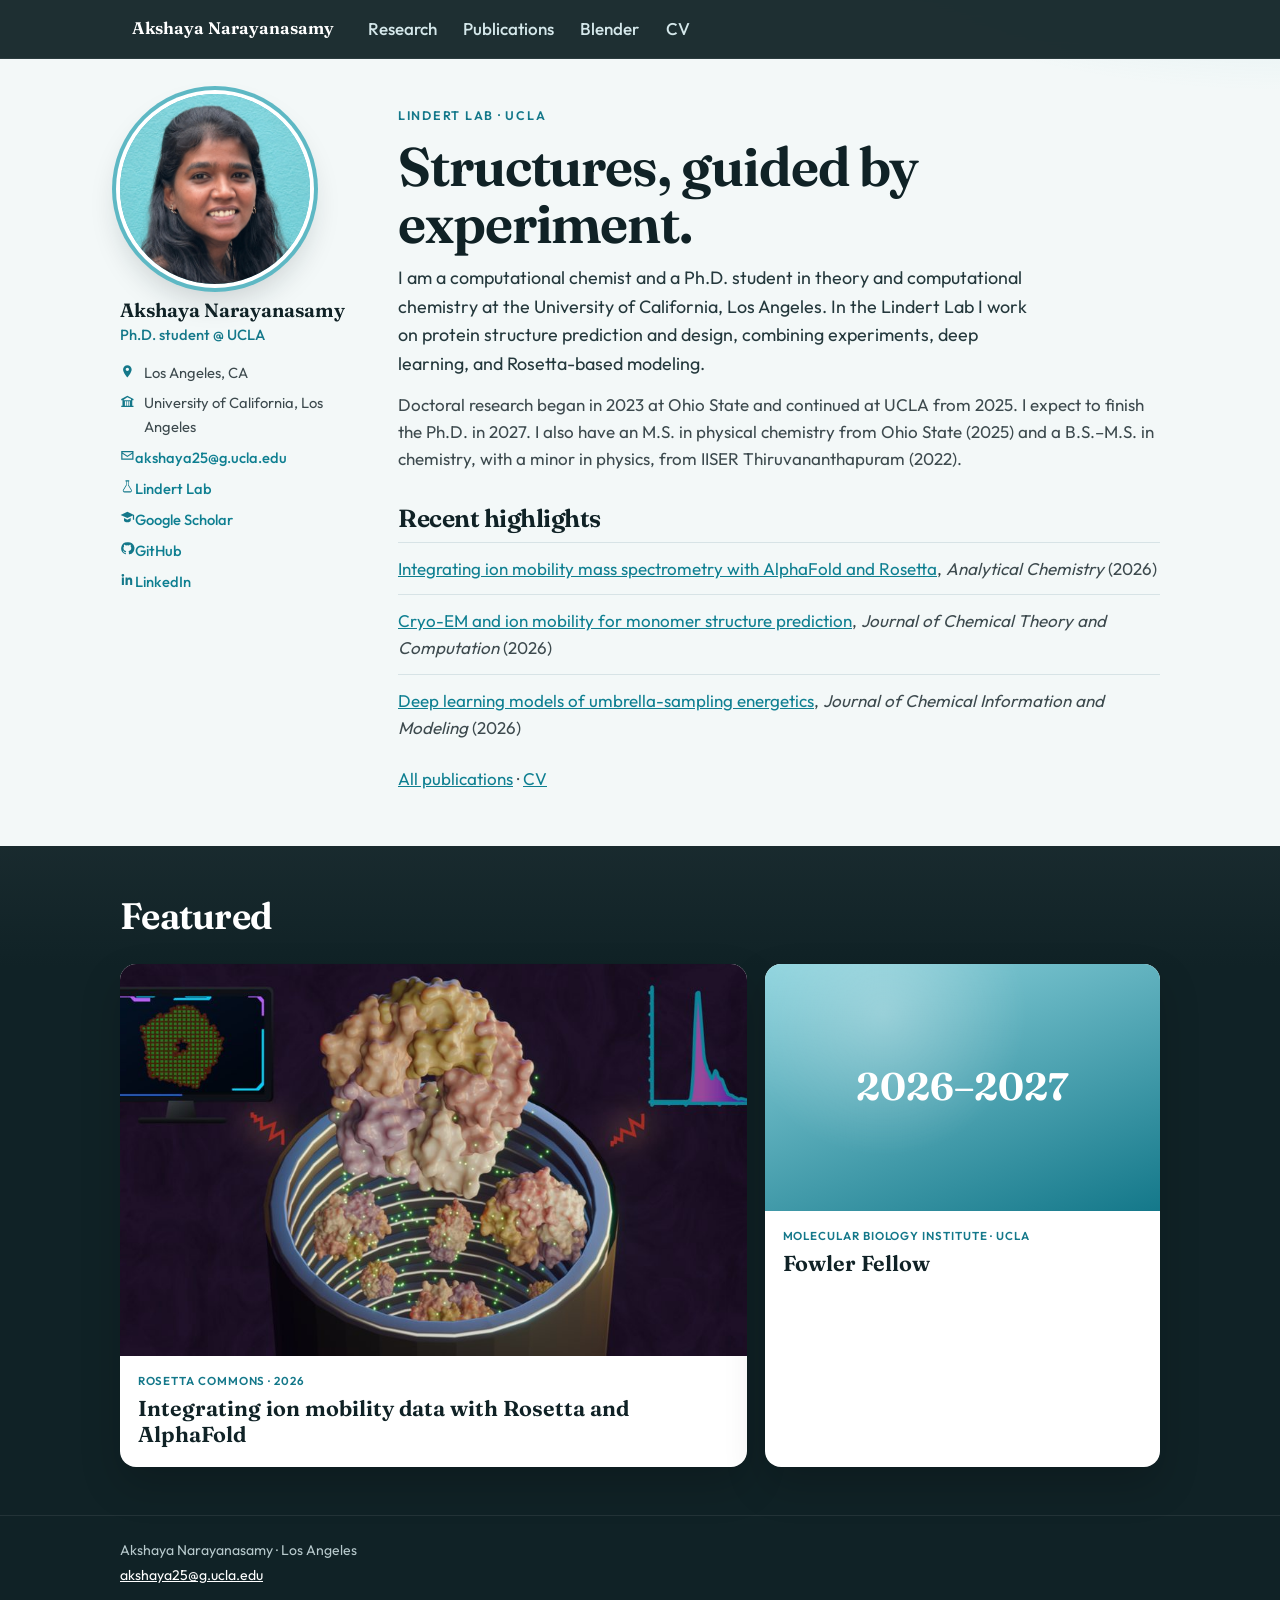
<file: index.html>
<!DOCTYPE html>
<html lang="en">
<head>
  <meta charset="utf-8">
  <meta name="viewport" content="width=device-width, initial-scale=1">
  <title>About - Akshaya Narayanasamy</title>
  <meta name="description" content="Akshaya Narayanasamy is a Ph.D. student at UCLA working on protein structure prediction and design.">
  <link rel="icon" href="data:image/svg+xml,%3Csvg xmlns='http://www.w3.org/2000/svg' viewBox='0 0 32 32'%3E%3Ccircle cx='16' cy='16' r='16' fill='%232f7f93'/%3E%3Ctext x='16' y='21' text-anchor='middle' font-family='Arial' font-size='12' fill='white'%3EAN%3C/text%3E%3C/svg%3E">
  <link rel="stylesheet" href="styles.css?v=4">
</head>
<body>
  <a class="skip" href="#content">Skip to content</a>
  <header class="masthead">
    <div class="masthead-inner">
      <nav aria-label="Site">
        <ul class="nav">
        <li><a href="index.html" class="name">Akshaya Narayanasamy</a></li>
        <li><a href="research.html">Research</a></li>
        <li><a href="publications.html">Publications</a></li>
        <li><a href="figures.html">Blender</a></li>
        <li><a href="cv.html">CV</a></li>
        </ul>
      </nav>
    </div>
  </header>
  <div class="shell">

    <aside class="sidebar">
      <div class="author">
        <img class="avatar-img" src="portrait.png?v=3" alt="" hidden>
        <div class="avatar" aria-hidden="true">AN</div>
        <div class="author-text">
          <h2 class="author-name">Akshaya Narayanasamy</h2>
          <p class="author-bio">Ph.D. student @ UCLA</p>
        </div>
      </div>
      <button class="follow" type="button" aria-expanded="false" aria-controls="author-links">Contact</button>
      <ul class="author-links" id="author-links">
        <li><svg viewBox="0 0 24 24" aria-hidden="true"><path fill="currentColor" d="M12 2a7 7 0 0 0-7 7c0 5.2 7 13 7 13s7-7.8 7-13a7 7 0 0 0-7-7zm0 9.5A2.5 2.5 0 1 1 12 6a2.5 2.5 0 0 1 0 5.5z"/></svg><span>Los Angeles, CA</span></li>
        <li><svg viewBox="0 0 24 24" aria-hidden="true"><path fill="currentColor" d="M12 3 2 8v2h2v9H2v2h20v-2h-2V10h2V8L12 3zm0 2.2 6 3V10H6v-.8l6-4zM8 12h2v7H8v-7zm3 0h2v7h-2v-7zm3 0h2v7h-2v-7z"/></svg><span>University of California, Los Angeles</span></li>
        <li><a href="mailto:akshaya25@g.ucla.edu"><svg viewBox="0 0 24 24" aria-hidden="true"><path fill="currentColor" d="M2 5h20v14H2V5zm2 2v.4l8 5.2 8-5.2V7H4zm16 2.3-8 5.2-8-5.2V17h16V9.3z"/></svg>akshaya25@g.ucla.edu</a></li>
        <li><a href="https://lindertlab.chem.ucla.edu/"><svg viewBox="0 0 24 24" aria-hidden="true"><path fill="currentColor" d="M9 2h6v2h-1v5.2l5.2 8.6A3 3 0 0 1 16.6 22H7.4a3 3 0 0 1-2.6-4.2L10 9.2V4H9V2zm2 2v6.1l-5 8.3a1 1 0 0 0 .9 1.6h10.2a1 1 0 0 0 .9-1.6l-5-8.3V4h-2z"/></svg>Lindert Lab</a></li>
        <li><a href="https://scholar.google.com/scholar?q=%22Akshaya+Narayanasamy%22"><svg viewBox="0 0 24 24" aria-hidden="true"><path fill="currentColor" d="M12 3 1 8l11 5 9-4.1V16h2V8L12 3zM6.5 13.2V17c0 1.5 2.5 3 5.5 3s5.5-1.5 5.5-3v-3.8l-5.5 2.5-5.5-2.5z"/></svg>Google Scholar</a></li>
        <li><a href="https://github.com/akshayansamy"><svg viewBox="0 0 24 24" aria-hidden="true"><path fill="currentColor" d="M12 2a10 10 0 0 0-3.2 19.5c.5.1.7-.2.7-.5v-1.7c-2.8.6-3.4-1.2-3.4-1.2-.4-1.1-1.1-1.4-1.1-1.4-.9-.6.1-.6.1-.6 1 .1 1.5 1 1.5 1 .9 1.5 2.4 1.1 3 .8.1-.6.4-1.1.6-1.3-2.2-.3-4.6-1.1-4.6-5a3.9 3.9 0 0 1 1-2.7 3.6 3.6 0 0 1 .1-2.6s.8-.3 2.8 1a9.6 9.6 0 0 1 5 0c2-1.3 2.8-1 2.8-1a3.6 3.6 0 0 1 .1 2.6 3.9 3.9 0 0 1 1 2.7c0 3.9-2.4 4.7-4.6 5 .4.3.7.9.7 1.9v2.8c0 .3.2.6.7.5A10 10 0 0 0 12 2z"/></svg>GitHub</a></li>
        <li><a href="https://www.linkedin.com/in/akshaya-narayanasamy-2056731b6"><svg viewBox="0 0 24 24" aria-hidden="true"><path fill="currentColor" d="M4.7 3.3A2.2 2.2 0 1 0 4.7 7.7 2.2 2.2 0 0 0 4.7 3.3zM3 9h3.4v12H3V9zm6 0h3.3v1.6h.1c.5-.9 1.6-1.8 3.3-1.8 3.5 0 4.2 2.3 4.2 5.3V21H16.5v-5.6c0-1.3 0-3-1.8-3s-2.1 1.4-2.1 2.9V21H9V9z"/></svg>LinkedIn</a></li>
      </ul>
    </aside>

    <main class="content" id="content">
      <p class="eyebrow">Lindert Lab · UCLA</p>
      <h1>Structures, guided by experiment.</h1>
      <p class="lead">I am a computational chemist and a Ph.D. student in theory and computational chemistry at the University of California, Los Angeles. In the Lindert Lab I work on protein structure prediction and design, combining experiments, deep learning, and Rosetta-based modeling.</p>
      <p>Doctoral research began in 2023 at Ohio State and continued at UCLA from 2025. I expect to finish the Ph.D. in 2027. I also have an M.S. in physical chemistry from Ohio State (2025) and a B.S.–M.S. in chemistry, with a minor in physics, from IISER Thiruvananthapuram (2022).</p>
      <h2>Recent highlights</h2>
      <ul class="related">
        <li><a href="https://doi.org/10.1021/acs.analchem.6c01893">Integrating ion mobility mass spectrometry with AlphaFold and Rosetta</a>, <em>Analytical Chemistry</em> (2026)</li>
        <li><a href="https://doi.org/10.1021/acs.jctc.6c00265">Cryo-EM and ion mobility for monomer structure prediction</a>, <em>Journal of Chemical Theory and Computation</em> (2026)</li>
        <li><a href="https://doi.org/10.1021/acs.jcim.6c01925">Deep learning models of umbrella-sampling energetics</a>, <em>Journal of Chemical Information and Modeling</em> (2026)</li>
      </ul>
      <p><a href="publications.html">All publications</a> · <a href="cv.html">CV</a></p>

    </main>
  </div>

  <section class="front-features" aria-labelledby="featured-heading">
    <div class="front-features-inner">
      <h2 id="featured-heading">Featured</h2>
      <div class="feature-grid">
        <a class="feature" href="https://rosettacommons.org/2026/11/12/integrating-ion-mobility-data-with-rosetta-and-alphafold-resolves-complex-structural-assembly-challenges/">
          <img src="features/rosetta.jpg" alt="Protein complex above an ion-mobility drift tube">
          <span class="feature-body">
            <span class="feature-kicker">Rosetta Commons · 2026</span>
            <strong>Integrating ion mobility data with Rosetta and AlphaFold</strong>
          </span>
        </a>
        <a class="feature" href="https://www.mbi.ucla.edu/fowler-fellows">
          <span class="feature-visual" aria-hidden="true">2026–2027</span>
          <span class="feature-body">
            <span class="feature-kicker">Molecular Biology Institute · UCLA</span>
            <strong>Fowler Fellow</strong>
          </span>
        </a>
      </div>
    </div>
  </section>

  <footer class="site-footer">
    <div class="site-footer-inner">
      <p>Akshaya Narayanasamy · Los Angeles</p>
      <p><a href="mailto:akshaya25@g.ucla.edu">akshaya25@g.ucla.edu</a></p>
    </div>
  </footer>


  <script>
    (function () {
      var photo = document.querySelector(".avatar-img");
      var mark = document.querySelector(".avatar");
      if (photo && mark) {
        function showPhoto() { photo.hidden = false; if (mark.parentNode) mark.remove(); }
        if (photo.complete && photo.naturalWidth > 0) showPhoto();
        else if (photo.complete) photo.remove();
        else {
          photo.addEventListener("load", showPhoto);
          photo.addEventListener("error", function () { photo.remove(); });
        }
      }
      var button = document.querySelector(".follow");
      var links = document.querySelector(".author-links");
      if (button && links) {
        button.addEventListener("click", function () {
          var open = links.classList.toggle("is-open");
          button.setAttribute("aria-expanded", open ? "true" : "false");
        });
      }
      document.querySelectorAll('a[href]').forEach(function (link) {
        var isWeb = link.protocol === "http:" || link.protocol === "https:";
        var isExternal = link.hostname !== window.location.hostname;
        var isPdf = /\.pdf$/i.test(link.pathname);
        if (isWeb && (isExternal || isPdf)) {
          link.target = "_blank";
          link.rel = "noopener noreferrer";
        }
      });
    })();
  </script>


</body>
</html>
</file>
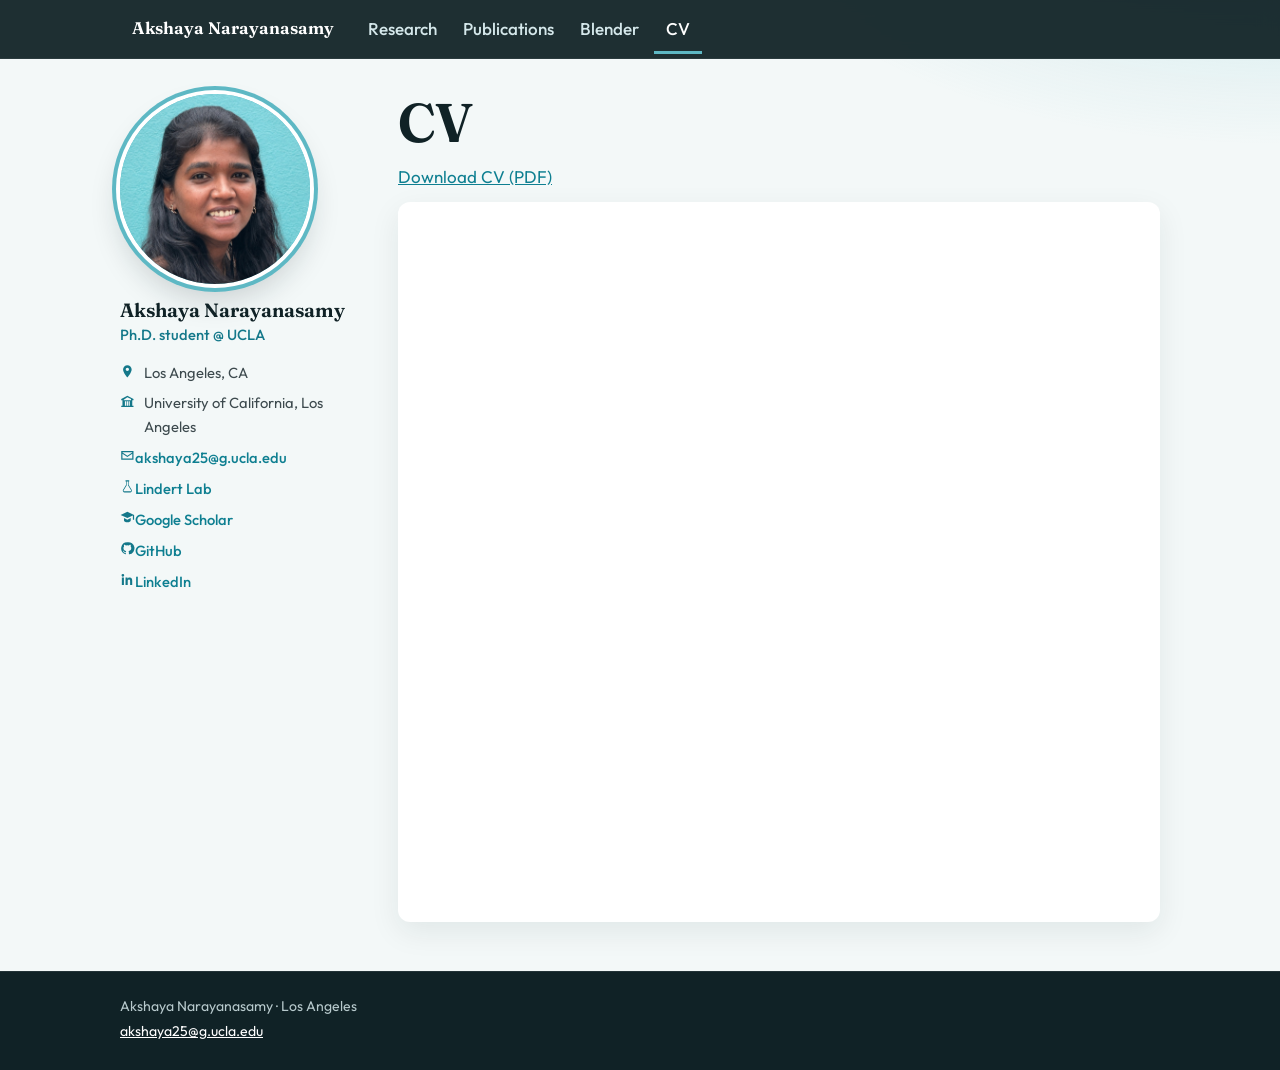
<file: cv.html>
<!DOCTYPE html>
<html lang="en">
<head>
  <meta charset="utf-8">
  <meta name="viewport" content="width=device-width, initial-scale=1">
  <title>CV - Akshaya Narayanasamy</title>
  <meta name="description" content="Curriculum vitae of Akshaya Narayanasamy.">
  <link rel="icon" href="data:image/svg+xml,%3Csvg xmlns='http://www.w3.org/2000/svg' viewBox='0 0 32 32'%3E%3Ccircle cx='16' cy='16' r='16' fill='%232f7f93'/%3E%3Ctext x='16' y='21' text-anchor='middle' font-family='Arial' font-size='12' fill='white'%3EAN%3C/text%3E%3C/svg%3E">
  <link rel="stylesheet" href="styles.css?v=4">
</head>
<body>
  <a class="skip" href="#content">Skip to content</a>
  <header class="masthead">
    <div class="masthead-inner">
      <nav aria-label="Site">
        <ul class="nav">
        <li><a href="index.html" class="name">Akshaya Narayanasamy</a></li>
        <li><a href="research.html">Research</a></li>
        <li><a href="publications.html">Publications</a></li>
        <li><a href="figures.html">Blender</a></li>
        <li><a href="cv.html" aria-current="page">CV</a></li>
        </ul>
      </nav>
    </div>
  </header>
  <div class="shell">

    <aside class="sidebar">
      <div class="author">
        <img class="avatar-img" src="portrait.png?v=3" alt="" hidden>
        <div class="avatar" aria-hidden="true">AN</div>
        <div class="author-text">
          <h2 class="author-name">Akshaya Narayanasamy</h2>
          <p class="author-bio">Ph.D. student @ UCLA</p>
        </div>
      </div>
      <button class="follow" type="button" aria-expanded="false" aria-controls="author-links">Contact</button>
      <ul class="author-links" id="author-links">
        <li><svg viewBox="0 0 24 24" aria-hidden="true"><path fill="currentColor" d="M12 2a7 7 0 0 0-7 7c0 5.2 7 13 7 13s7-7.8 7-13a7 7 0 0 0-7-7zm0 9.5A2.5 2.5 0 1 1 12 6a2.5 2.5 0 0 1 0 5.5z"/></svg><span>Los Angeles, CA</span></li>
        <li><svg viewBox="0 0 24 24" aria-hidden="true"><path fill="currentColor" d="M12 3 2 8v2h2v9H2v2h20v-2h-2V10h2V8L12 3zm0 2.2 6 3V10H6v-.8l6-4zM8 12h2v7H8v-7zm3 0h2v7h-2v-7zm3 0h2v7h-2v-7z"/></svg><span>University of California, Los Angeles</span></li>
        <li><a href="mailto:akshaya25@g.ucla.edu"><svg viewBox="0 0 24 24" aria-hidden="true"><path fill="currentColor" d="M2 5h20v14H2V5zm2 2v.4l8 5.2 8-5.2V7H4zm16 2.3-8 5.2-8-5.2V17h16V9.3z"/></svg>akshaya25@g.ucla.edu</a></li>
        <li><a href="https://lindertlab.chem.ucla.edu/"><svg viewBox="0 0 24 24" aria-hidden="true"><path fill="currentColor" d="M9 2h6v2h-1v5.2l5.2 8.6A3 3 0 0 1 16.6 22H7.4a3 3 0 0 1-2.6-4.2L10 9.2V4H9V2zm2 2v6.1l-5 8.3a1 1 0 0 0 .9 1.6h10.2a1 1 0 0 0 .9-1.6l-5-8.3V4h-2z"/></svg>Lindert Lab</a></li>
        <li><a href="https://scholar.google.com/scholar?q=%22Akshaya+Narayanasamy%22"><svg viewBox="0 0 24 24" aria-hidden="true"><path fill="currentColor" d="M12 3 1 8l11 5 9-4.1V16h2V8L12 3zM6.5 13.2V17c0 1.5 2.5 3 5.5 3s5.5-1.5 5.5-3v-3.8l-5.5 2.5-5.5-2.5z"/></svg>Google Scholar</a></li>
        <li><a href="https://github.com/akshayansamy"><svg viewBox="0 0 24 24" aria-hidden="true"><path fill="currentColor" d="M12 2a10 10 0 0 0-3.2 19.5c.5.1.7-.2.7-.5v-1.7c-2.8.6-3.4-1.2-3.4-1.2-.4-1.1-1.1-1.4-1.1-1.4-.9-.6.1-.6.1-.6 1 .1 1.5 1 1.5 1 .9 1.5 2.4 1.1 3 .8.1-.6.4-1.1.6-1.3-2.2-.3-4.6-1.1-4.6-5a3.9 3.9 0 0 1 1-2.7 3.6 3.6 0 0 1 .1-2.6s.8-.3 2.8 1a9.6 9.6 0 0 1 5 0c2-1.3 2.8-1 2.8-1a3.6 3.6 0 0 1 .1 2.6 3.9 3.9 0 0 1 1 2.7c0 3.9-2.4 4.7-4.6 5 .4.3.7.9.7 1.9v2.8c0 .3.2.6.7.5A10 10 0 0 0 12 2z"/></svg>GitHub</a></li>
        <li><a href="https://www.linkedin.com/in/akshaya-narayanasamy-2056731b6"><svg viewBox="0 0 24 24" aria-hidden="true"><path fill="currentColor" d="M4.7 3.3A2.2 2.2 0 1 0 4.7 7.7 2.2 2.2 0 0 0 4.7 3.3zM3 9h3.4v12H3V9zm6 0h3.3v1.6h.1c.5-.9 1.6-1.8 3.3-1.8 3.5 0 4.2 2.3 4.2 5.3V21H16.5v-5.6c0-1.3 0-3-1.8-3s-2.1 1.4-2.1 2.9V21H9V9z"/></svg>LinkedIn</a></li>
      </ul>
    </aside>

    <main class="content" id="content">
      <h1>CV</h1>
      <p><a href="Akshaya_Narayanasamy_CV.pdf">Download CV (PDF)</a></p>
      <iframe class="cv-frame" src="Akshaya_Narayanasamy_CV.pdf" title="Akshaya Narayanasamy CV"></iframe>

    </main>
  </div>

  <footer class="site-footer">
    <div class="site-footer-inner">
      <p>Akshaya Narayanasamy · Los Angeles</p>
      <p><a href="mailto:akshaya25@g.ucla.edu">akshaya25@g.ucla.edu</a></p>
    </div>
  </footer>


  <script>
    (function () {
      var photo = document.querySelector(".avatar-img");
      var mark = document.querySelector(".avatar");
      if (photo && mark) {
        function showPhoto() { photo.hidden = false; if (mark.parentNode) mark.remove(); }
        if (photo.complete && photo.naturalWidth > 0) showPhoto();
        else if (photo.complete) photo.remove();
        else {
          photo.addEventListener("load", showPhoto);
          photo.addEventListener("error", function () { photo.remove(); });
        }
      }
      var button = document.querySelector(".follow");
      var links = document.querySelector(".author-links");
      if (button && links) {
        button.addEventListener("click", function () {
          var open = links.classList.toggle("is-open");
          button.setAttribute("aria-expanded", open ? "true" : "false");
        });
      }
      document.querySelectorAll('a[href]').forEach(function (link) {
        var isWeb = link.protocol === "http:" || link.protocol === "https:";
        var isExternal = link.hostname !== window.location.hostname;
        var isPdf = /\.pdf$/i.test(link.pathname);
        if (isWeb && (isExternal || isPdf)) {
          link.target = "_blank";
          link.rel = "noopener noreferrer";
        }
      });
    })();
  </script>


</body>
</html>
</file>
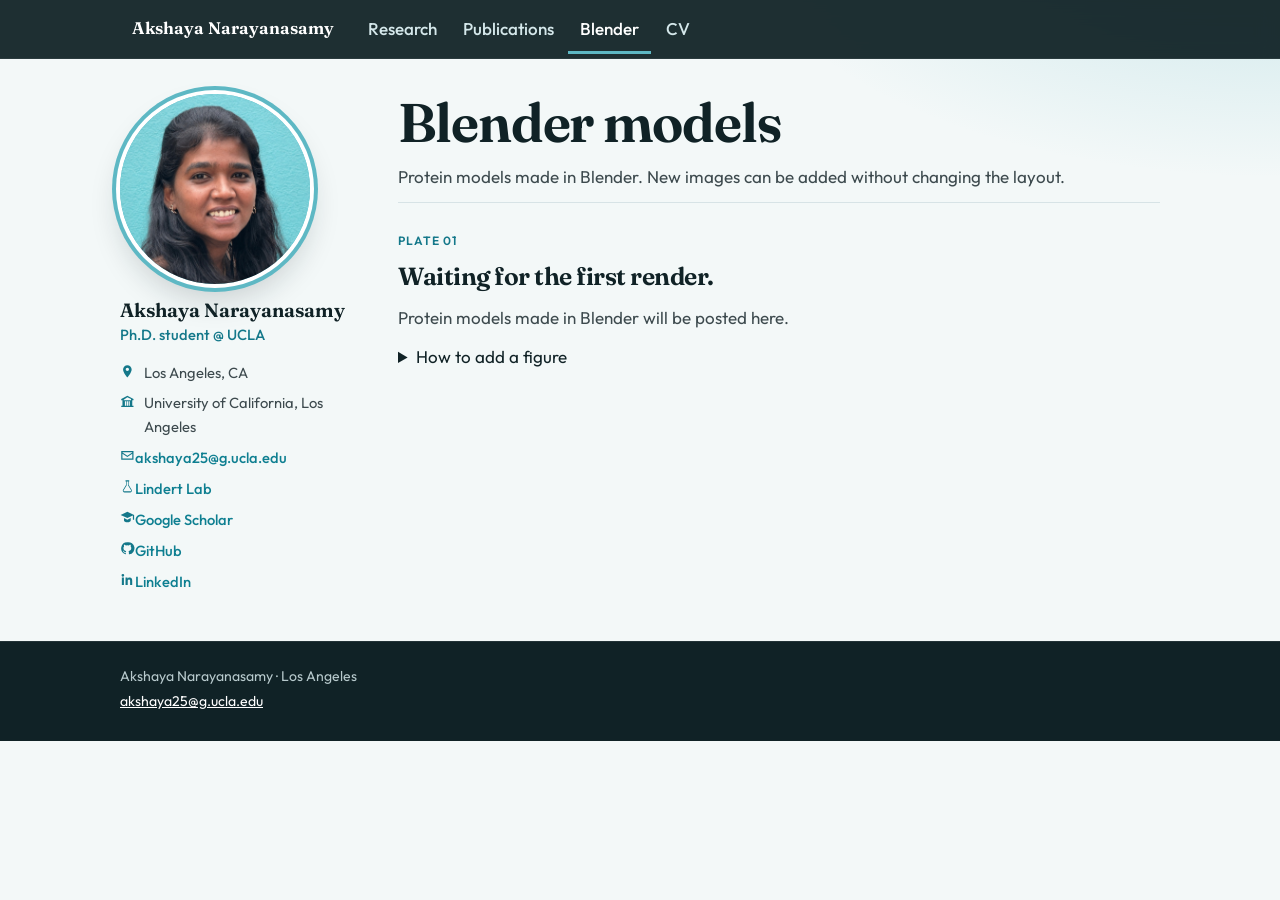
<file: figures.html>
<!DOCTYPE html>
<html lang="en">
<head>
  <meta charset="utf-8">
  <meta name="viewport" content="width=device-width, initial-scale=1">
  <title>Blender models - Akshaya Narayanasamy</title>
  <meta name="description" content="Protein models made in Blender by Akshaya Narayanasamy.">
  <link rel="icon" href="data:image/svg+xml,%3Csvg xmlns='http://www.w3.org/2000/svg' viewBox='0 0 32 32'%3E%3Ccircle cx='16' cy='16' r='16' fill='%232f7f93'/%3E%3Ctext x='16' y='21' text-anchor='middle' font-family='Arial' font-size='12' fill='white'%3EAN%3C/text%3E%3C/svg%3E">
  <link rel="stylesheet" href="styles.css?v=4">
</head>
<body>
  <a class="skip" href="#content">Skip to content</a>
  <header class="masthead">
    <div class="masthead-inner">
      <nav aria-label="Site">
        <ul class="nav">
        <li><a href="index.html" class="name">Akshaya Narayanasamy</a></li>
        <li><a href="research.html">Research</a></li>
        <li><a href="publications.html">Publications</a></li>
        <li><a href="figures.html" aria-current="page">Blender</a></li>
        <li><a href="cv.html">CV</a></li>
        </ul>
      </nav>
    </div>
  </header>
  <div class="shell">

    <aside class="sidebar">
      <div class="author">
        <img class="avatar-img" src="portrait.png?v=3" alt="" hidden>
        <div class="avatar" aria-hidden="true">AN</div>
        <div class="author-text">
          <h2 class="author-name">Akshaya Narayanasamy</h2>
          <p class="author-bio">Ph.D. student @ UCLA</p>
        </div>
      </div>
      <button class="follow" type="button" aria-expanded="false" aria-controls="author-links">Contact</button>
      <ul class="author-links" id="author-links">
        <li><svg viewBox="0 0 24 24" aria-hidden="true"><path fill="currentColor" d="M12 2a7 7 0 0 0-7 7c0 5.2 7 13 7 13s7-7.8 7-13a7 7 0 0 0-7-7zm0 9.5A2.5 2.5 0 1 1 12 6a2.5 2.5 0 0 1 0 5.5z"/></svg><span>Los Angeles, CA</span></li>
        <li><svg viewBox="0 0 24 24" aria-hidden="true"><path fill="currentColor" d="M12 3 2 8v2h2v9H2v2h20v-2h-2V10h2V8L12 3zm0 2.2 6 3V10H6v-.8l6-4zM8 12h2v7H8v-7zm3 0h2v7h-2v-7zm3 0h2v7h-2v-7z"/></svg><span>University of California, Los Angeles</span></li>
        <li><a href="mailto:akshaya25@g.ucla.edu"><svg viewBox="0 0 24 24" aria-hidden="true"><path fill="currentColor" d="M2 5h20v14H2V5zm2 2v.4l8 5.2 8-5.2V7H4zm16 2.3-8 5.2-8-5.2V17h16V9.3z"/></svg>akshaya25@g.ucla.edu</a></li>
        <li><a href="https://lindertlab.chem.ucla.edu/"><svg viewBox="0 0 24 24" aria-hidden="true"><path fill="currentColor" d="M9 2h6v2h-1v5.2l5.2 8.6A3 3 0 0 1 16.6 22H7.4a3 3 0 0 1-2.6-4.2L10 9.2V4H9V2zm2 2v6.1l-5 8.3a1 1 0 0 0 .9 1.6h10.2a1 1 0 0 0 .9-1.6l-5-8.3V4h-2z"/></svg>Lindert Lab</a></li>
        <li><a href="https://scholar.google.com/scholar?q=%22Akshaya+Narayanasamy%22"><svg viewBox="0 0 24 24" aria-hidden="true"><path fill="currentColor" d="M12 3 1 8l11 5 9-4.1V16h2V8L12 3zM6.5 13.2V17c0 1.5 2.5 3 5.5 3s5.5-1.5 5.5-3v-3.8l-5.5 2.5-5.5-2.5z"/></svg>Google Scholar</a></li>
        <li><a href="https://github.com/akshayansamy"><svg viewBox="0 0 24 24" aria-hidden="true"><path fill="currentColor" d="M12 2a10 10 0 0 0-3.2 19.5c.5.1.7-.2.7-.5v-1.7c-2.8.6-3.4-1.2-3.4-1.2-.4-1.1-1.1-1.4-1.1-1.4-.9-.6.1-.6.1-.6 1 .1 1.5 1 1.5 1 .9 1.5 2.4 1.1 3 .8.1-.6.4-1.1.6-1.3-2.2-.3-4.6-1.1-4.6-5a3.9 3.9 0 0 1 1-2.7 3.6 3.6 0 0 1 .1-2.6s.8-.3 2.8 1a9.6 9.6 0 0 1 5 0c2-1.3 2.8-1 2.8-1a3.6 3.6 0 0 1 .1 2.6 3.9 3.9 0 0 1 1 2.7c0 3.9-2.4 4.7-4.6 5 .4.3.7.9.7 1.9v2.8c0 .3.2.6.7.5A10 10 0 0 0 12 2z"/></svg>GitHub</a></li>
        <li><a href="https://www.linkedin.com/in/akshaya-narayanasamy-2056731b6"><svg viewBox="0 0 24 24" aria-hidden="true"><path fill="currentColor" d="M4.7 3.3A2.2 2.2 0 1 0 4.7 7.7 2.2 2.2 0 0 0 4.7 3.3zM3 9h3.4v12H3V9zm6 0h3.3v1.6h.1c.5-.9 1.6-1.8 3.3-1.8 3.5 0 4.2 2.3 4.2 5.3V21H16.5v-5.6c0-1.3 0-3-1.8-3s-2.1 1.4-2.1 2.9V21H9V9z"/></svg>LinkedIn</a></li>
      </ul>
    </aside>

    <main class="content" id="content">
      <h1>Blender models</h1>
      <p>Protein models made in Blender. New images can be added without changing the layout.</p>
      <div id="figure-grid" class="figure-grid" hidden></div>
      <div id="figure-empty" class="figure-empty">
        <p class="plate">Plate 01</p>
        <h2>Waiting for the first render.</h2>
        <p>Protein models made in Blender will be posted here.</p>
        <details>
          <summary>How to add a figure</summary>
          <ol>
            <li>Save a PNG, JPG, or WebP in the <code>figures</code> folder.</li>
            <li>Add a title and caption in <code>figures.js</code>. A copy-ready example is at the top of that file.</li>
            <li>Refresh this page. This note is replaced once the list has an entry.</li>
          </ol>
        </details>
      </div>
      <dialog id="lightbox">
        <form method="dialog">
          <button class="close" aria-label="Close figure">Close</button>
        </form>
        <img id="lightbox-image" alt="">
        <p id="lightbox-caption"></p>
      </dialog>

    </main>
  </div>

  <footer class="site-footer">
    <div class="site-footer-inner">
      <p>Akshaya Narayanasamy · Los Angeles</p>
      <p><a href="mailto:akshaya25@g.ucla.edu">akshaya25@g.ucla.edu</a></p>
    </div>
  </footer>


  <script>
    (function () {
      var photo = document.querySelector(".avatar-img");
      var mark = document.querySelector(".avatar");
      if (photo && mark) {
        function showPhoto() { photo.hidden = false; if (mark.parentNode) mark.remove(); }
        if (photo.complete && photo.naturalWidth > 0) showPhoto();
        else if (photo.complete) photo.remove();
        else {
          photo.addEventListener("load", showPhoto);
          photo.addEventListener("error", function () { photo.remove(); });
        }
      }
      var button = document.querySelector(".follow");
      var links = document.querySelector(".author-links");
      if (button && links) {
        button.addEventListener("click", function () {
          var open = links.classList.toggle("is-open");
          button.setAttribute("aria-expanded", open ? "true" : "false");
        });
      }
      document.querySelectorAll('a[href]').forEach(function (link) {
        var isWeb = link.protocol === "http:" || link.protocol === "https:";
        var isExternal = link.hostname !== window.location.hostname;
        var isPdf = /\.pdf$/i.test(link.pathname);
        if (isWeb && (isExternal || isPdf)) {
          link.target = "_blank";
          link.rel = "noopener noreferrer";
        }
      });
    })();
  </script>

  <script src="figures.js"></script>
  <script src="main.js"></script>
</body>
</html>
</file>
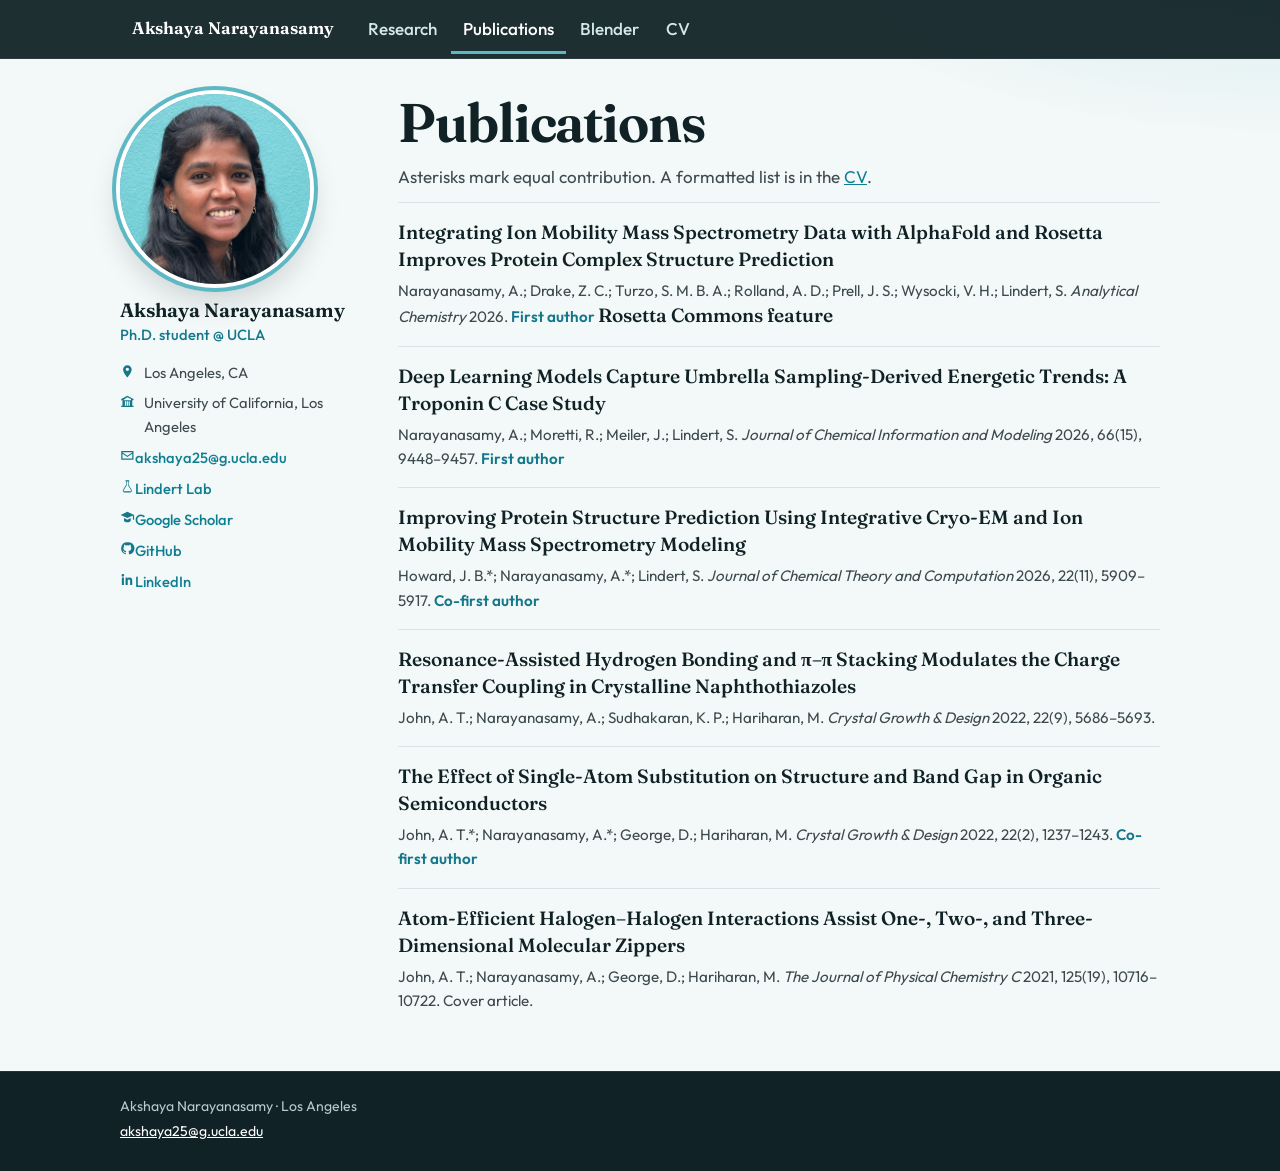
<file: publications.html>
<!DOCTYPE html>
<html lang="en">
<head>
  <meta charset="utf-8">
  <meta name="viewport" content="width=device-width, initial-scale=1">
  <title>Publications - Akshaya Narayanasamy</title>
  <meta name="description" content="Publications by Akshaya Narayanasamy.">
  <link rel="icon" href="data:image/svg+xml,%3Csvg xmlns='http://www.w3.org/2000/svg' viewBox='0 0 32 32'%3E%3Ccircle cx='16' cy='16' r='16' fill='%232f7f93'/%3E%3Ctext x='16' y='21' text-anchor='middle' font-family='Arial' font-size='12' fill='white'%3EAN%3C/text%3E%3C/svg%3E">
  <link rel="stylesheet" href="styles.css?v=4">
</head>
<body>
  <a class="skip" href="#content">Skip to content</a>
  <header class="masthead">
    <div class="masthead-inner">
      <nav aria-label="Site">
        <ul class="nav">
        <li><a href="index.html" class="name">Akshaya Narayanasamy</a></li>
        <li><a href="research.html">Research</a></li>
        <li><a href="publications.html" aria-current="page">Publications</a></li>
        <li><a href="figures.html">Blender</a></li>
        <li><a href="cv.html">CV</a></li>
        </ul>
      </nav>
    </div>
  </header>
  <div class="shell">

    <aside class="sidebar">
      <div class="author">
        <img class="avatar-img" src="portrait.png?v=3" alt="" hidden>
        <div class="avatar" aria-hidden="true">AN</div>
        <div class="author-text">
          <h2 class="author-name">Akshaya Narayanasamy</h2>
          <p class="author-bio">Ph.D. student @ UCLA</p>
        </div>
      </div>
      <button class="follow" type="button" aria-expanded="false" aria-controls="author-links">Contact</button>
      <ul class="author-links" id="author-links">
        <li><svg viewBox="0 0 24 24" aria-hidden="true"><path fill="currentColor" d="M12 2a7 7 0 0 0-7 7c0 5.2 7 13 7 13s7-7.8 7-13a7 7 0 0 0-7-7zm0 9.5A2.5 2.5 0 1 1 12 6a2.5 2.5 0 0 1 0 5.5z"/></svg><span>Los Angeles, CA</span></li>
        <li><svg viewBox="0 0 24 24" aria-hidden="true"><path fill="currentColor" d="M12 3 2 8v2h2v9H2v2h20v-2h-2V10h2V8L12 3zm0 2.2 6 3V10H6v-.8l6-4zM8 12h2v7H8v-7zm3 0h2v7h-2v-7zm3 0h2v7h-2v-7z"/></svg><span>University of California, Los Angeles</span></li>
        <li><a href="mailto:akshaya25@g.ucla.edu"><svg viewBox="0 0 24 24" aria-hidden="true"><path fill="currentColor" d="M2 5h20v14H2V5zm2 2v.4l8 5.2 8-5.2V7H4zm16 2.3-8 5.2-8-5.2V17h16V9.3z"/></svg>akshaya25@g.ucla.edu</a></li>
        <li><a href="https://lindertlab.chem.ucla.edu/"><svg viewBox="0 0 24 24" aria-hidden="true"><path fill="currentColor" d="M9 2h6v2h-1v5.2l5.2 8.6A3 3 0 0 1 16.6 22H7.4a3 3 0 0 1-2.6-4.2L10 9.2V4H9V2zm2 2v6.1l-5 8.3a1 1 0 0 0 .9 1.6h10.2a1 1 0 0 0 .9-1.6l-5-8.3V4h-2z"/></svg>Lindert Lab</a></li>
        <li><a href="https://scholar.google.com/scholar?q=%22Akshaya+Narayanasamy%22"><svg viewBox="0 0 24 24" aria-hidden="true"><path fill="currentColor" d="M12 3 1 8l11 5 9-4.1V16h2V8L12 3zM6.5 13.2V17c0 1.5 2.5 3 5.5 3s5.5-1.5 5.5-3v-3.8l-5.5 2.5-5.5-2.5z"/></svg>Google Scholar</a></li>
        <li><a href="https://github.com/akshayansamy"><svg viewBox="0 0 24 24" aria-hidden="true"><path fill="currentColor" d="M12 2a10 10 0 0 0-3.2 19.5c.5.1.7-.2.7-.5v-1.7c-2.8.6-3.4-1.2-3.4-1.2-.4-1.1-1.1-1.4-1.1-1.4-.9-.6.1-.6.1-.6 1 .1 1.5 1 1.5 1 .9 1.5 2.4 1.1 3 .8.1-.6.4-1.1.6-1.3-2.2-.3-4.6-1.1-4.6-5a3.9 3.9 0 0 1 1-2.7 3.6 3.6 0 0 1 .1-2.6s.8-.3 2.8 1a9.6 9.6 0 0 1 5 0c2-1.3 2.8-1 2.8-1a3.6 3.6 0 0 1 .1 2.6 3.9 3.9 0 0 1 1 2.7c0 3.9-2.4 4.7-4.6 5 .4.3.7.9.7 1.9v2.8c0 .3.2.6.7.5A10 10 0 0 0 12 2z"/></svg>GitHub</a></li>
        <li><a href="https://www.linkedin.com/in/akshaya-narayanasamy-2056731b6"><svg viewBox="0 0 24 24" aria-hidden="true"><path fill="currentColor" d="M4.7 3.3A2.2 2.2 0 1 0 4.7 7.7 2.2 2.2 0 0 0 4.7 3.3zM3 9h3.4v12H3V9zm6 0h3.3v1.6h.1c.5-.9 1.6-1.8 3.3-1.8 3.5 0 4.2 2.3 4.2 5.3V21H16.5v-5.6c0-1.3 0-3-1.8-3s-2.1 1.4-2.1 2.9V21H9V9z"/></svg>LinkedIn</a></li>
      </ul>
    </aside>

    <main class="content" id="content">
      <h1>Publications</h1>
      <p>Asterisks mark equal contribution. A formatted list is in the <a href="cv.html">CV</a>.</p>
      <ol class="papers">
        <li>
          <a href="https://doi.org/10.1021/acs.analchem.6c01893">Integrating Ion Mobility Mass Spectrometry Data with AlphaFold and Rosetta Improves Protein Complex Structure Prediction</a>
          <p>Narayanasamy, A.; Drake, Z. C.; Turzo, S. M. B. A.; Rolland, A. D.; Prell, J. S.; Wysocki, V. H.; Lindert, S. <em>Analytical Chemistry</em> 2026. <span class="role">First author</span> <a href="https://rosettacommons.org/2026/11/12/integrating-ion-mobility-data-with-rosetta-and-alphafold-resolves-complex-structural-assembly-challenges/">Rosetta Commons feature</a></p>
        </li>
        <li>
          <a href="https://doi.org/10.1021/acs.jcim.6c01925">Deep Learning Models Capture Umbrella Sampling-Derived Energetic Trends: A Troponin C Case Study</a>
          <p>Narayanasamy, A.; Moretti, R.; Meiler, J.; Lindert, S. <em>Journal of Chemical Information and Modeling</em> 2026, 66(15), 9448–9457. <span class="role">First author</span></p>
        </li>
        <li>
          <a href="https://doi.org/10.1021/acs.jctc.6c00265">Improving Protein Structure Prediction Using Integrative Cryo-EM and Ion Mobility Mass Spectrometry Modeling</a>
          <p>Howard, J. B.*; Narayanasamy, A.*; Lindert, S. <em>Journal of Chemical Theory and Computation</em> 2026, 22(11), 5909–5917. <span class="role">Co-first author</span></p>
        </li>
        <li>
          <a href="https://doi.org/10.1021/acs.cgd.2c00798">Resonance-Assisted Hydrogen Bonding and π–π Stacking Modulates the Charge Transfer Coupling in Crystalline Naphthothiazoles</a>
          <p>John, A. T.; Narayanasamy, A.; Sudhakaran, K. P.; Hariharan, M. <em>Crystal Growth &amp; Design</em> 2022, 22(9), 5686–5693.</p>
        </li>
        <li>
          <a href="https://doi.org/10.1021/acs.cgd.1c01202">The Effect of Single-Atom Substitution on Structure and Band Gap in Organic Semiconductors</a>
          <p>John, A. T.*; Narayanasamy, A.*; George, D.; Hariharan, M. <em>Crystal Growth &amp; Design</em> 2022, 22(2), 1237–1243. <span class="role">Co-first author</span></p>
        </li>
        <li>
          <a href="https://doi.org/10.1021/acs.jpcc.1c01724">Atom-Efficient Halogen–Halogen Interactions Assist One-, Two-, and Three-Dimensional Molecular Zippers</a>
          <p>John, A. T.; Narayanasamy, A.; George, D.; Hariharan, M. <em>The Journal of Physical Chemistry C</em> 2021, 125(19), 10716–10722. Cover article.</p>
        </li>
      </ol>

    </main>
  </div>

  <footer class="site-footer">
    <div class="site-footer-inner">
      <p>Akshaya Narayanasamy · Los Angeles</p>
      <p><a href="mailto:akshaya25@g.ucla.edu">akshaya25@g.ucla.edu</a></p>
    </div>
  </footer>


  <script>
    (function () {
      var photo = document.querySelector(".avatar-img");
      var mark = document.querySelector(".avatar");
      if (photo && mark) {
        function showPhoto() { photo.hidden = false; if (mark.parentNode) mark.remove(); }
        if (photo.complete && photo.naturalWidth > 0) showPhoto();
        else if (photo.complete) photo.remove();
        else {
          photo.addEventListener("load", showPhoto);
          photo.addEventListener("error", function () { photo.remove(); });
        }
      }
      var button = document.querySelector(".follow");
      var links = document.querySelector(".author-links");
      if (button && links) {
        button.addEventListener("click", function () {
          var open = links.classList.toggle("is-open");
          button.setAttribute("aria-expanded", open ? "true" : "false");
        });
      }
      document.querySelectorAll('a[href]').forEach(function (link) {
        var isWeb = link.protocol === "http:" || link.protocol === "https:";
        var isExternal = link.hostname !== window.location.hostname;
        var isPdf = /\.pdf$/i.test(link.pathname);
        if (isWeb && (isExternal || isPdf)) {
          link.target = "_blank";
          link.rel = "noopener noreferrer";
        }
      });
    })();
  </script>


</body>
</html>
</file>
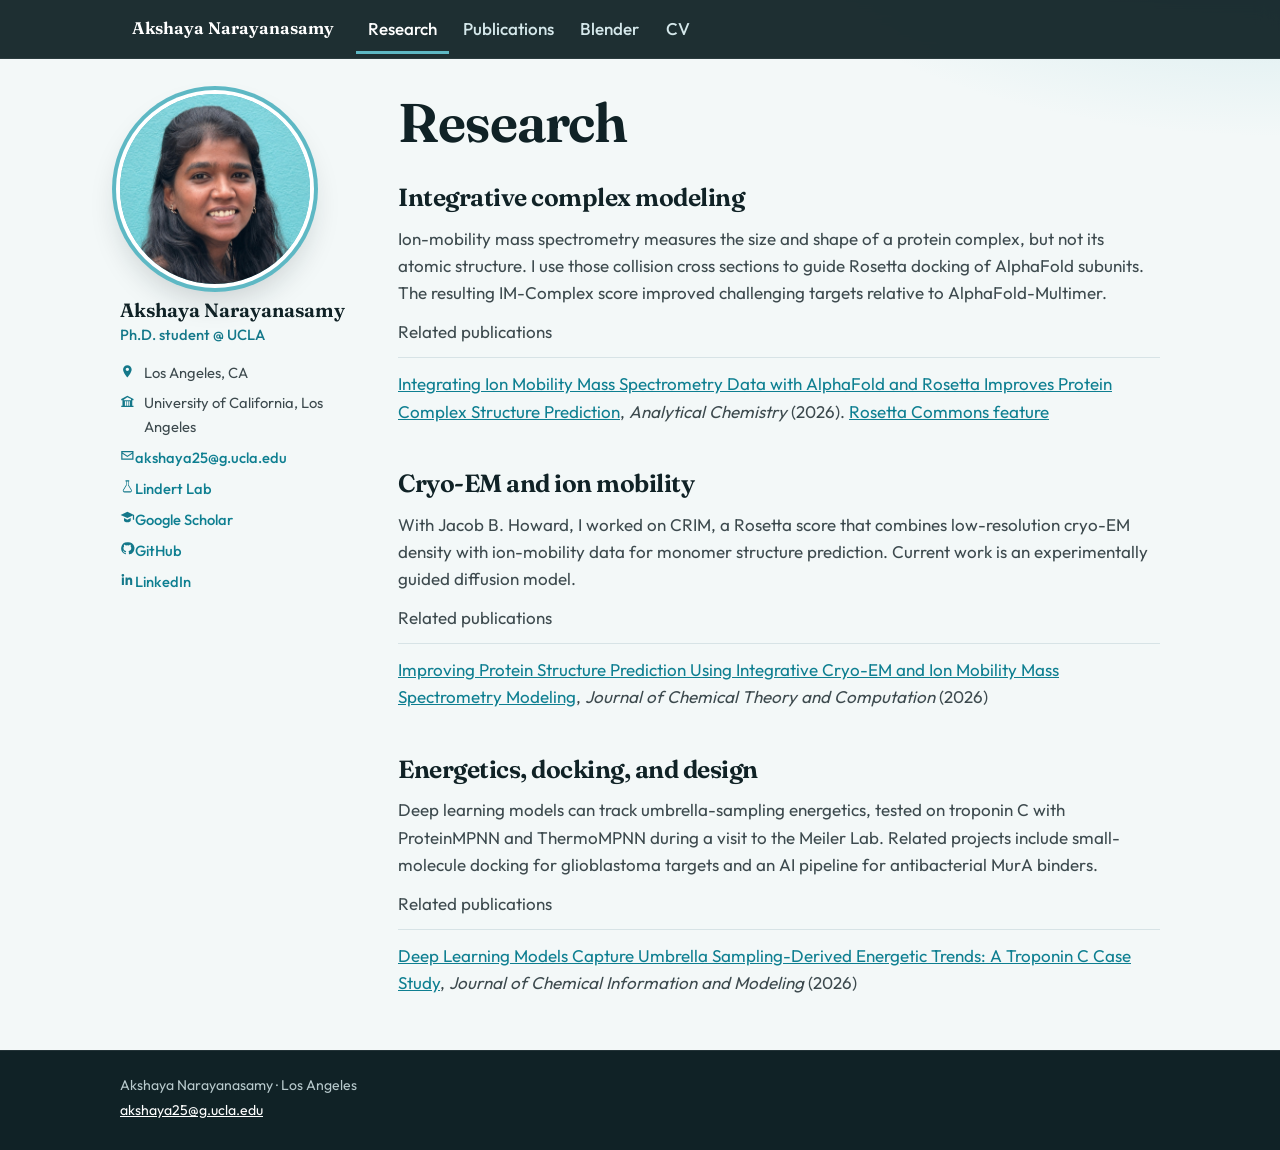
<file: research.html>
<!DOCTYPE html>
<html lang="en">
<head>
  <meta charset="utf-8">
  <meta name="viewport" content="width=device-width, initial-scale=1">
  <title>Research - Akshaya Narayanasamy</title>
  <meta name="description" content="Research on integrative modeling, cryo-EM, ion mobility, and protein design by Akshaya Narayanasamy.">
  <link rel="icon" href="data:image/svg+xml,%3Csvg xmlns='http://www.w3.org/2000/svg' viewBox='0 0 32 32'%3E%3Ccircle cx='16' cy='16' r='16' fill='%232f7f93'/%3E%3Ctext x='16' y='21' text-anchor='middle' font-family='Arial' font-size='12' fill='white'%3EAN%3C/text%3E%3C/svg%3E">
  <link rel="stylesheet" href="styles.css?v=4">
</head>
<body>
  <a class="skip" href="#content">Skip to content</a>
  <header class="masthead">
    <div class="masthead-inner">
      <nav aria-label="Site">
        <ul class="nav">
        <li><a href="index.html" class="name">Akshaya Narayanasamy</a></li>
        <li><a href="research.html" aria-current="page">Research</a></li>
        <li><a href="publications.html">Publications</a></li>
        <li><a href="figures.html">Blender</a></li>
        <li><a href="cv.html">CV</a></li>
        </ul>
      </nav>
    </div>
  </header>
  <div class="shell">

    <aside class="sidebar">
      <div class="author">
        <img class="avatar-img" src="portrait.png?v=3" alt="" hidden>
        <div class="avatar" aria-hidden="true">AN</div>
        <div class="author-text">
          <h2 class="author-name">Akshaya Narayanasamy</h2>
          <p class="author-bio">Ph.D. student @ UCLA</p>
        </div>
      </div>
      <button class="follow" type="button" aria-expanded="false" aria-controls="author-links">Contact</button>
      <ul class="author-links" id="author-links">
        <li><svg viewBox="0 0 24 24" aria-hidden="true"><path fill="currentColor" d="M12 2a7 7 0 0 0-7 7c0 5.2 7 13 7 13s7-7.8 7-13a7 7 0 0 0-7-7zm0 9.5A2.5 2.5 0 1 1 12 6a2.5 2.5 0 0 1 0 5.5z"/></svg><span>Los Angeles, CA</span></li>
        <li><svg viewBox="0 0 24 24" aria-hidden="true"><path fill="currentColor" d="M12 3 2 8v2h2v9H2v2h20v-2h-2V10h2V8L12 3zm0 2.2 6 3V10H6v-.8l6-4zM8 12h2v7H8v-7zm3 0h2v7h-2v-7zm3 0h2v7h-2v-7z"/></svg><span>University of California, Los Angeles</span></li>
        <li><a href="mailto:akshaya25@g.ucla.edu"><svg viewBox="0 0 24 24" aria-hidden="true"><path fill="currentColor" d="M2 5h20v14H2V5zm2 2v.4l8 5.2 8-5.2V7H4zm16 2.3-8 5.2-8-5.2V17h16V9.3z"/></svg>akshaya25@g.ucla.edu</a></li>
        <li><a href="https://lindertlab.chem.ucla.edu/"><svg viewBox="0 0 24 24" aria-hidden="true"><path fill="currentColor" d="M9 2h6v2h-1v5.2l5.2 8.6A3 3 0 0 1 16.6 22H7.4a3 3 0 0 1-2.6-4.2L10 9.2V4H9V2zm2 2v6.1l-5 8.3a1 1 0 0 0 .9 1.6h10.2a1 1 0 0 0 .9-1.6l-5-8.3V4h-2z"/></svg>Lindert Lab</a></li>
        <li><a href="https://scholar.google.com/scholar?q=%22Akshaya+Narayanasamy%22"><svg viewBox="0 0 24 24" aria-hidden="true"><path fill="currentColor" d="M12 3 1 8l11 5 9-4.1V16h2V8L12 3zM6.5 13.2V17c0 1.5 2.5 3 5.5 3s5.5-1.5 5.5-3v-3.8l-5.5 2.5-5.5-2.5z"/></svg>Google Scholar</a></li>
        <li><a href="https://github.com/akshayansamy"><svg viewBox="0 0 24 24" aria-hidden="true"><path fill="currentColor" d="M12 2a10 10 0 0 0-3.2 19.5c.5.1.7-.2.7-.5v-1.7c-2.8.6-3.4-1.2-3.4-1.2-.4-1.1-1.1-1.4-1.1-1.4-.9-.6.1-.6.1-.6 1 .1 1.5 1 1.5 1 .9 1.5 2.4 1.1 3 .8.1-.6.4-1.1.6-1.3-2.2-.3-4.6-1.1-4.6-5a3.9 3.9 0 0 1 1-2.7 3.6 3.6 0 0 1 .1-2.6s.8-.3 2.8 1a9.6 9.6 0 0 1 5 0c2-1.3 2.8-1 2.8-1a3.6 3.6 0 0 1 .1 2.6 3.9 3.9 0 0 1 1 2.7c0 3.9-2.4 4.7-4.6 5 .4.3.7.9.7 1.9v2.8c0 .3.2.6.7.5A10 10 0 0 0 12 2z"/></svg>GitHub</a></li>
        <li><a href="https://www.linkedin.com/in/akshaya-narayanasamy-2056731b6"><svg viewBox="0 0 24 24" aria-hidden="true"><path fill="currentColor" d="M4.7 3.3A2.2 2.2 0 1 0 4.7 7.7 2.2 2.2 0 0 0 4.7 3.3zM3 9h3.4v12H3V9zm6 0h3.3v1.6h.1c.5-.9 1.6-1.8 3.3-1.8 3.5 0 4.2 2.3 4.2 5.3V21H16.5v-5.6c0-1.3 0-3-1.8-3s-2.1 1.4-2.1 2.9V21H9V9z"/></svg>LinkedIn</a></li>
      </ul>
    </aside>

    <main class="content" id="content">
      <h1>Research</h1>
      <h2>Integrative complex modeling</h2>
      <p>Ion-mobility mass spectrometry measures the size and shape of a protein complex, but not its atomic structure. I use those collision cross sections to guide Rosetta docking of AlphaFold subunits. The resulting IM-Complex score improved challenging targets relative to AlphaFold-Multimer.</p>
      <p>Related publications</p>
      <ul class="related">
        <li><a href="https://doi.org/10.1021/acs.analchem.6c01893">Integrating Ion Mobility Mass Spectrometry Data with AlphaFold and Rosetta Improves Protein Complex Structure Prediction</a>, <em>Analytical Chemistry</em> (2026). <a href="https://rosettacommons.org/2026/11/12/integrating-ion-mobility-data-with-rosetta-and-alphafold-resolves-complex-structural-assembly-challenges/">Rosetta Commons feature</a></li>
      </ul>
      <h2>Cryo-EM and ion mobility</h2>
      <p>With Jacob B. Howard, I worked on CRIM, a Rosetta score that combines low-resolution cryo-EM density with ion-mobility data for monomer structure prediction. Current work is an experimentally guided diffusion model.</p>
      <p>Related publications</p>
      <ul class="related">
        <li><a href="https://doi.org/10.1021/acs.jctc.6c00265">Improving Protein Structure Prediction Using Integrative Cryo-EM and Ion Mobility Mass Spectrometry Modeling</a>, <em>Journal of Chemical Theory and Computation</em> (2026)</li>
      </ul>
      <h2>Energetics, docking, and design</h2>
      <p>Deep learning models can track umbrella-sampling energetics, tested on troponin C with ProteinMPNN and ThermoMPNN during a visit to the Meiler Lab. Related projects include small-molecule docking for glioblastoma targets and an AI pipeline for antibacterial MurA binders.</p>
      <p>Related publications</p>
      <ul class="related">
        <li><a href="https://doi.org/10.1021/acs.jcim.6c01925">Deep Learning Models Capture Umbrella Sampling-Derived Energetic Trends: A Troponin C Case Study</a>, <em>Journal of Chemical Information and Modeling</em> (2026)</li>
      </ul>

    </main>
  </div>

  <footer class="site-footer">
    <div class="site-footer-inner">
      <p>Akshaya Narayanasamy · Los Angeles</p>
      <p><a href="mailto:akshaya25@g.ucla.edu">akshaya25@g.ucla.edu</a></p>
    </div>
  </footer>


  <script>
    (function () {
      var photo = document.querySelector(".avatar-img");
      var mark = document.querySelector(".avatar");
      if (photo && mark) {
        function showPhoto() { photo.hidden = false; if (mark.parentNode) mark.remove(); }
        if (photo.complete && photo.naturalWidth > 0) showPhoto();
        else if (photo.complete) photo.remove();
        else {
          photo.addEventListener("load", showPhoto);
          photo.addEventListener("error", function () { photo.remove(); });
        }
      }
      var button = document.querySelector(".follow");
      var links = document.querySelector(".author-links");
      if (button && links) {
        button.addEventListener("click", function () {
          var open = links.classList.toggle("is-open");
          button.setAttribute("aria-expanded", open ? "true" : "false");
        });
      }
      document.querySelectorAll('a[href]').forEach(function (link) {
        var isWeb = link.protocol === "http:" || link.protocol === "https:";
        var isExternal = link.hostname !== window.location.hostname;
        var isPdf = /\.pdf$/i.test(link.pathname);
        if (isWeb && (isExternal || isPdf)) {
          link.target = "_blank";
          link.rel = "noopener noreferrer";
        }
      });
    })();
  </script>


</body>
</html>
</file>
<file: styles.css>
@import url("https://fonts.googleapis.com/css2?family=Fraunces:opsz,wght@9..144,560;9..144,640&family=Outfit:wght@400;500;600&display=swap");

:root {
  --ink: #102226;
  --text: #3d4a4e;
  --heading: #102226;
  --link: #0e7f91;
  --link-hover: #0a5c69;
  --teal: #5eb8c4;
  --teal-deep: #14788a;
  --line: #d7e3e6;
  --soft: #eef5f6;
  --paper: #f3f8f8;
  --icon: #5d6e73;
  --max: 1040px;
  --sans: "Outfit", "Avenir Next", "Segoe UI", sans-serif;
  --serif: "Fraunces", "Iowan Old Style", Palatino, Georgia, serif;
}

* { box-sizing: border-box; }

html { scroll-behavior: smooth; color-scheme: light; background: var(--paper); }

body {
  margin: 0;
  background:
    radial-gradient(900px 420px at 100% -10%, rgba(94, 184, 196, 0.28), transparent 60%),
    var(--paper);
  color: var(--text);
  font-family: var(--sans);
  font-size: 17px;
  line-height: 1.6;
}

img { max-width: 100%; display: block; }

a { color: var(--link); }

a:hover { color: var(--link-hover); }

.skip {
  position: absolute;
  left: 1rem;
  top: -4rem;
  background: var(--ink);
  color: #fff;
  padding: 0.4rem 0.7rem;
  z-index: 20;
}

.skip:focus { top: 0.5rem; }

.masthead {
  position: sticky;
  top: 0;
  z-index: 5;
  background: rgba(16, 34, 38, 0.94);
  backdrop-filter: blur(10px);
  border-bottom: 1px solid rgba(255, 255, 255, 0.06);
}

.masthead-inner,
.shell,
.site-footer-inner,
.front-features-inner {
  width: min(var(--max), calc(100% - 2rem));
  margin-inline: auto;
}

.masthead-inner { padding-block: 0.2rem; }

.nav {
  display: flex;
  flex-wrap: wrap;
  align-items: center;
  gap: 0.1rem 0.15rem;
  margin: 0;
  padding: 0;
  list-style: none;
}

.nav a {
  display: inline-block;
  padding: 0.75rem 0.75rem;
  color: #d5e8eb;
  text-decoration: none;
  font-weight: 500;
}

.nav .name {
  padding-right: 1.2rem;
  font-family: var(--serif);
  font-weight: 640;
  font-size: 1.05rem;
  color: #fff;
}

.nav a:hover { color: #fff; }

.nav a[aria-current="page"] {
  color: #fff;
  box-shadow: inset 0 -3px 0 var(--teal);
  pointer-events: none;
}

.shell {
  display: grid;
  gap: 1.75rem;
  padding-block: 2.2rem 2.6rem;
}

.author { display: block; }

.avatar,
.avatar-img {
  width: min(176px, 100%);
  aspect-ratio: 1;
  height: auto;
  border-radius: 50%;
}

.avatar {
  display: grid;
  place-items: center;
  background: var(--teal-deep);
  color: #fff;
  font-weight: 600;
  letter-spacing: 0.04em;
}

.avatar-img {
  object-fit: cover;
  object-position: center 42%;
  background: var(--teal);
  border: 0;
  box-shadow:
    0 0 0 4px #fff,
    0 0 0 8px var(--teal),
    0 16px 30px rgba(16, 34, 38, 0.18);
}

.author-name {
  margin: 0.95rem 0 0;
  color: var(--heading);
  font-family: var(--serif);
  font-size: 1.2rem;
  font-weight: 640;
  line-height: 1.15;
}

.author-bio {
  margin: 0.25rem 0 0;
  color: var(--teal-deep);
  font-size: 0.92rem;
  font-weight: 500;
  line-height: 1.35;
}

.author-links {
  display: none;
  list-style: none;
  margin: 1rem 0 0;
  padding: 0;
  font-size: 0.92rem;
}

.author-links.is-open { display: block; }

.author-links li {
  display: flex;
  gap: 0.55rem;
  align-items: flex-start;
  margin: 0.42rem 0;
}

.author-links a { text-decoration: none; font-weight: 500; }

.author-links a:hover { text-decoration: underline; }

.author-links svg {
  width: 1em;
  height: 1em;
  flex: none;
  margin-top: 0.2em;
  color: var(--teal-deep);
}

.follow {
  margin-top: 0.9rem;
  border: 1px solid var(--line);
  background: #fff;
  color: var(--ink);
  font: inherit;
  font-weight: 600;
  font-size: 0.85rem;
  padding: 0.35rem 0.95rem;
  border-radius: 999px;
  cursor: pointer;
}

.eyebrow {
  margin: 0 0 0.35rem;
  color: var(--teal-deep);
  font-size: 0.78rem;
  font-weight: 600;
  letter-spacing: 0.14em;
  text-transform: uppercase;
}

.content h1,
.front-features h2,
.content h2 {
  font-family: var(--serif);
  font-weight: 640;
  color: var(--heading);
  letter-spacing: -0.02em;
}

.content h1 {
  margin: 0 0 0.7rem;
  font-size: clamp(2.3rem, 5vw, 3.4rem);
  line-height: 1.05;
}

.content h2 {
  margin: 2rem 0 0.45rem;
  font-size: 1.55rem;
  line-height: 1.2;
}

.content p { margin: 0.75rem 0; }

.content .lead {
  max-width: 40rem;
  font-size: 1.12rem;
  color: #24383c;
}

.related {
  margin: 0.5rem 0 0;
  padding: 0;
  list-style: none;
}

.related li {
  margin: 0;
  padding: 0.75rem 0;
  border-top: 1px solid var(--line);
}

.front-features {
  background:
    linear-gradient(180deg, rgba(16, 34, 38, 0.96), #102226 18%);
  color: #e7f3f5;
  padding: 2.6rem 0 3rem;
}

.front-features h2 {
  margin: 0 0 1.1rem;
  color: #fff;
  font-size: clamp(1.8rem, 3vw, 2.3rem);
}

.feature-grid {
  display: grid;
  grid-template-columns: 1.35fr 0.85fr;
  gap: 1.1rem;
  align-items: stretch;
}

.feature {
  display: flex;
  flex-direction: column;
  min-height: 100%;
  border: 0;
  border-radius: 16px;
  background: #fff;
  color: var(--heading);
  text-decoration: none;
  overflow: hidden;
  box-shadow: 0 18px 40px rgba(0, 0, 0, 0.18);
  transition: transform 0.2s ease, box-shadow 0.2s ease;
}

.feature:hover {
  transform: translateY(-4px);
  color: var(--heading);
  box-shadow: 0 24px 48px rgba(0, 0, 0, 0.28);
}

.feature img,
.feature-visual {
  width: 100%;
  aspect-ratio: 16 / 10;
  object-fit: cover;
  background: var(--teal);
}

.feature-visual {
  display: grid;
  place-items: center;
  color: #fff;
  font-family: var(--serif);
  font-size: clamp(1.8rem, 3vw, 2.5rem);
  font-weight: 640;
  background:
    radial-gradient(circle at 30% 20%, rgba(255, 255, 255, 0.28), transparent 42%),
    linear-gradient(160deg, #8fd4de, #14788a);
}

.feature-body {
  display: flex;
  flex-direction: column;
  gap: 0.35rem;
  padding: 1rem 1.1rem 1.2rem;
}

.feature-kicker {
  color: var(--teal-deep);
  font-size: 0.72rem;
  font-weight: 600;
  letter-spacing: 0.08em;
  text-transform: uppercase;
}

.feature strong {
  font-family: var(--serif);
  font-size: 1.35rem;
  font-weight: 640;
  line-height: 1.2;
}

.papers { list-style: none; margin: 0.4rem 0 0; padding: 0; }

.papers li {
  padding: 1rem 0;
  border-top: 1px solid var(--line);
}

.papers a {
  color: var(--heading);
  font-family: var(--serif);
  font-size: 1.2rem;
  font-weight: 560;
  line-height: 1.3;
  text-decoration: none;
}

.papers a:hover { color: var(--link); }

.papers p {
  margin: 0.35rem 0 0;
  font-size: 0.95rem;
}

.role {
  color: var(--teal-deep);
  font-weight: 600;
}

.cv-frame {
  width: 100%;
  height: min(1100px, 80vh);
  min-height: 480px;
  border: 0;
  border-radius: 12px;
  background: #fff;
  box-shadow: 0 10px 30px rgba(16, 34, 38, 0.08);
}

.figure-grid {
  display: grid;
  grid-template-columns: repeat(auto-fit, minmax(min(100%, 280px), 1fr));
  gap: 1.25rem;
}

.figure-grid[hidden],
.figure-empty[hidden] { display: none; }

.figure-card {
  display: flex;
  flex-direction: column;
  gap: 0.55rem;
  padding: 0;
  border: 0;
  background: transparent;
  color: inherit;
  text-align: left;
  cursor: zoom-in;
  font: inherit;
}

.figure-frame {
  display: block;
  background: #0e2428;
  border-radius: 12px;
  overflow: hidden;
}

.figure-frame img {
  width: 100%;
  aspect-ratio: 4 / 3;
  object-fit: contain;
}

.figure-frame.is-missing::after {
  content: "Image file not found. Check the path in figures.js.";
  display: block;
  padding: 2rem 1rem;
  text-align: center;
  color: var(--icon);
}

.figure-title {
  color: var(--heading);
  font-family: var(--serif);
  font-weight: 640;
}

.figure-caption,
.plate { display: block; }

.plate {
  color: var(--teal-deep);
  font-size: 0.75rem;
  font-weight: 600;
  letter-spacing: 0.08em;
  text-transform: uppercase;
}

.figure-caption { font-size: 0.95rem; }

.figure-empty {
  border-top: 1px solid var(--line);
  padding-top: 1rem;
}

.figure-empty h2 { margin-top: 0.3rem; }

.figure-empty summary { cursor: pointer; color: var(--heading); }

.site-footer {
  background: var(--ink);
  border-top: 1px solid rgba(255, 255, 255, 0.08);
  color: #b7c9cc;
  font-size: 0.88rem;
}

.site-footer-inner { padding-block: 1.3rem 1.6rem; }

.site-footer p { margin: 0.15rem 0; }

.site-footer a { color: #fff; }

dialog {
  width: min(960px, calc(100vw - 2rem));
  border: 0;
  border-radius: 12px;
  padding: 1rem;
}

dialog::backdrop { background: rgba(16, 34, 38, 0.78); }

dialog img {
  width: 100%;
  max-height: 72vh;
  object-fit: contain;
}

.close {
  float: right;
  margin-bottom: 0.5rem;
  border: 1px solid var(--line);
  background: #fff;
  font: inherit;
  border-radius: 999px;
  padding: 0.3rem 0.8rem;
  cursor: pointer;
}

:focus-visible {
  outline: 2px solid var(--teal);
  outline-offset: 3px;
}

@media (min-width: 925px) {
  .shell {
    grid-template-columns: 230px minmax(0, 1fr);
    column-gap: 3rem;
    align-items: start;
  }

  .sidebar { position: sticky; top: 5.5rem; }

  .avatar,
  .avatar-img { width: 190px; }

  .follow { display: none; }

  .author-links { display: block; }
}

@media (max-width: 800px) {
  .feature-grid { grid-template-columns: 1fr; }
}

@media (prefers-reduced-motion: reduce) {
  html { scroll-behavior: auto; }
  .feature { transition: none; }
  .feature:hover { transform: none; }
}
</file>
